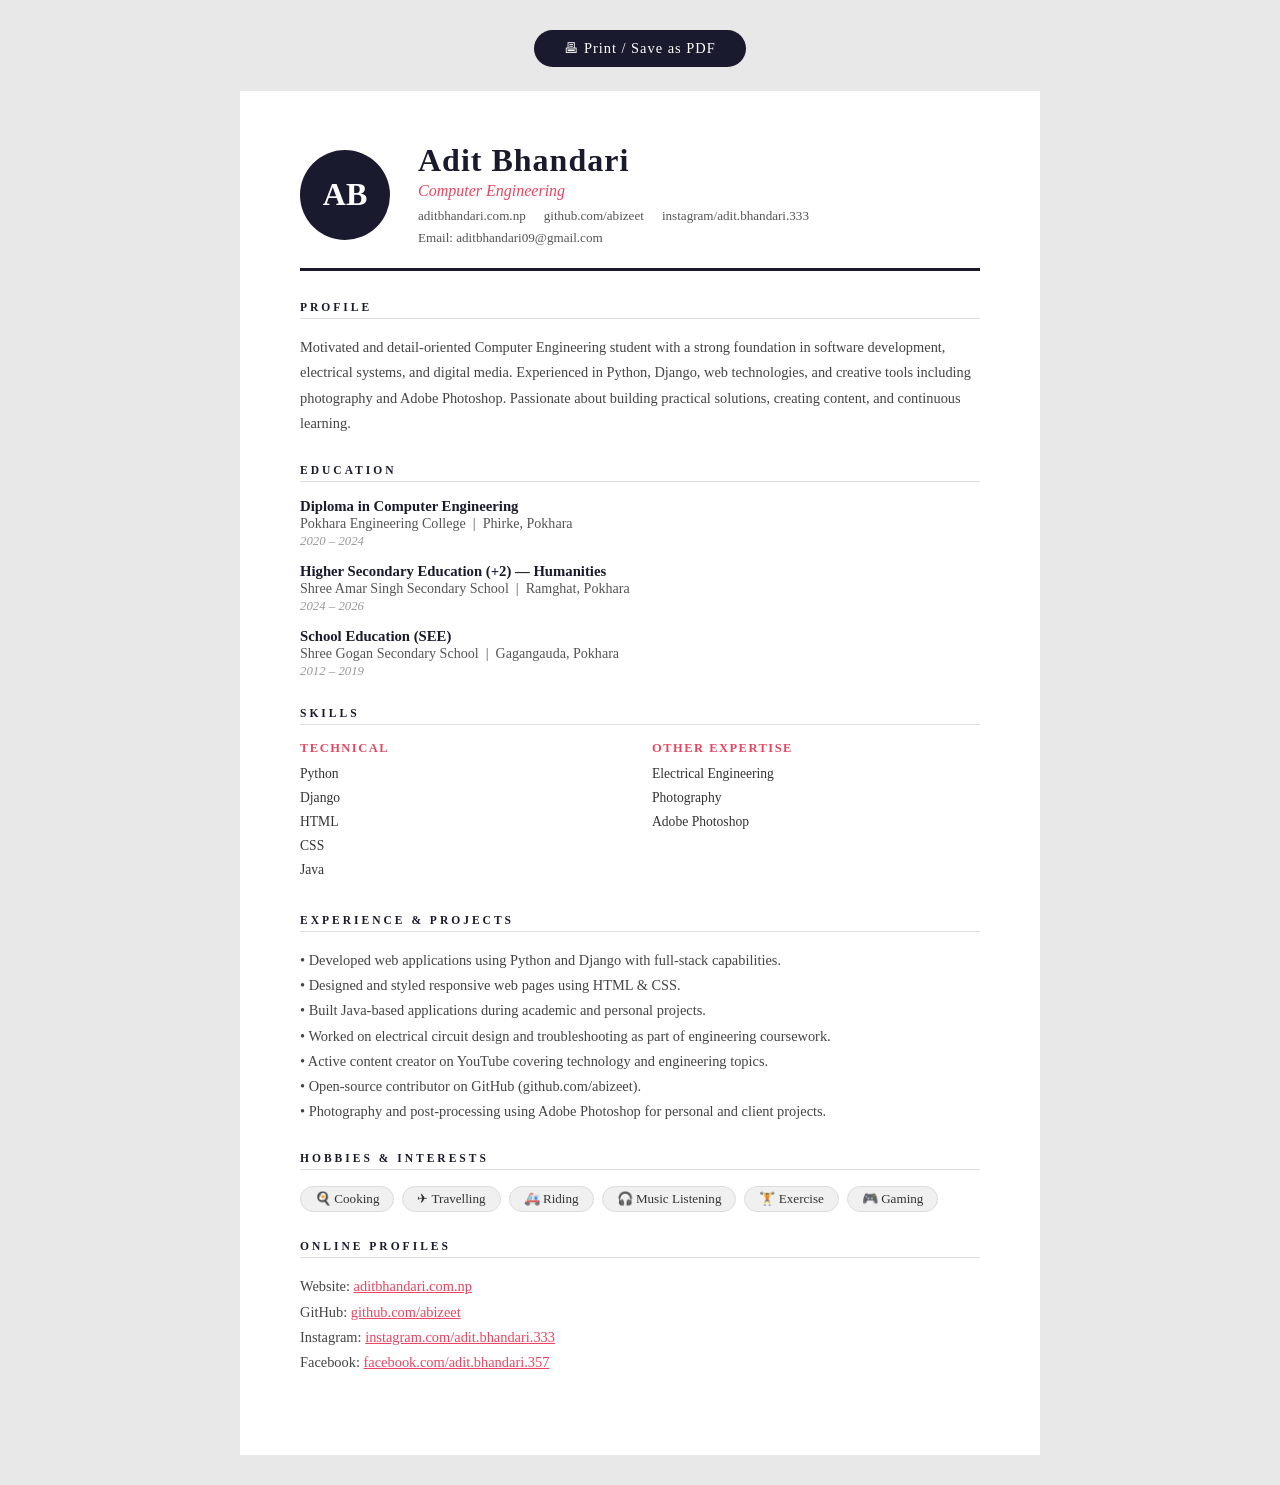
<file: cv.html>
<!DOCTYPE html>
<html lang="en">
  <head>
    <meta charset="utf-8" />
    <meta name="viewport" content="width=device-width, initial-scale=1" />
    <title>CV – Adit Bhandari</title>
    <style>
      * { box-sizing: border-box; margin: 0; padding: 0; }
      body {
        font-family: 'Georgia', serif;
        background: #e8e8e8;
        padding: 30px 10px;
        color: #222;
      }
      .page {
        max-width: 800px;
        margin: 0 auto;
        background: #fff;
        padding: 52px 60px;
        min-height: 1100px;
      }

      /* ── TOP HEADER ── */
      .cv-header { border-bottom: 3px solid #1a1a2e; padding-bottom: 22px; margin-bottom: 30px; display: flex; align-items: center; gap: 28px; }
      .cv-avatar { width: 90px; height: 90px; border-radius: 50%; object-fit: cover; border: 3px solid #1a1a2e; flex-shrink: 0; }
      .cv-avatar-placeholder { width: 90px; height: 90px; border-radius: 50%; background: #1a1a2e; display: flex; align-items: center; justify-content: center; font-size: 2rem; color: white; font-weight: bold; flex-shrink: 0; }
      .cv-name { font-size: 2rem; font-weight: bold; letter-spacing: 1px; color: #1a1a2e; line-height: 1.1; }
      .cv-title { font-size: 1rem; color: #e94560; font-style: italic; margin-top: 4px; }
      .cv-contacts { margin-top: 8px; font-size: 0.82rem; color: #555; display: flex; flex-wrap: wrap; gap: 6px 18px; }
      .cv-contacts a { color: #555; text-decoration: none; }
      .cv-contacts a:hover { color: #e94560; }

      /* ── SECTION ── */
      .cv-section { margin-bottom: 28px; }
      .cv-section-title {
        font-size: 0.72rem;
        font-weight: bold;
        text-transform: uppercase;
        letter-spacing: 3px;
        color: #1a1a2e;
        border-bottom: 1px solid #ddd;
        padding-bottom: 5px;
        margin-bottom: 16px;
      }
      .cv-body { font-size: 0.9rem; color: #444; line-height: 1.75; }

      /* ── EDUCATION ENTRY ── */
      .edu-entry { margin-bottom: 14px; }
      .edu-entry .degree { font-weight: bold; color: #1a1a2e; font-size: 0.92rem; }
      .edu-entry .school { color: #555; font-size: 0.88rem; }
      .edu-entry .year { font-size: 0.8rem; color: #999; font-style: italic; margin-top: 2px; }

      /* ── SKILLS TABLE ── */
      .skills-cols { display: grid; grid-template-columns: 1fr 1fr; gap: 24px; }
      .skill-group-label { font-size: 0.78rem; font-weight: bold; color: #e94560; text-transform: uppercase; letter-spacing: 1.5px; margin-bottom: 10px; }
      .skill-row { display: flex; align-items: center; justify-content: space-between; margin-bottom: 8px; }
      .skill-name { font-size: 0.85rem; color: #333; }
      .skill-bar-outer { width: 130px; height: 5px; background: #e9ecef; border-radius: 999px; overflow: hidden; }
      .skill-bar-inner { height: 100%; border-radius: 999px; background: #1a1a2e; }

      /* ── HOBBIES ── */
      .hobby-tags { display: flex; flex-wrap: wrap; gap: 8px; }
      .hobby-tag {
        background: #f0f0f0;
        border: 1px solid #ddd;
        border-radius: 50px;
        padding: 4px 14px;
        font-size: 0.82rem;
        color: #333;
      }

      /* ── PRINT ── */
      .print-btn {
        display: block;
        width: fit-content;
        margin: 0 auto 24px;
        padding: 10px 30px;
        background: #1a1a2e;
        color: white;
        border: none;
        border-radius: 50px;
        font-size: 0.9rem;
        cursor: pointer;
        font-family: Georgia, serif;
        letter-spacing: 1px;
      }
      @media print {
        body { background: white; padding: 0; }
        .page { padding: 30px 40px; box-shadow: none; }
        .print-btn { display: none; }
      }
    </style>
  </head>
  <body>

    <button class="print-btn" onclick="window.print()">&#128438; Print / Save as PDF</button>

    <div class="page">

      <!-- HEADER -->
      <div class="cv-header">
        <div class="cv-avatar-placeholder">AB</div>
        <div>
          <div class="cv-name">Adit Bhandari</div>
          <div class="cv-title"> Computer Engineering</div>
          <div class="cv-contacts">
            <a href="https://aditbhandari.com.np">aditbhandari.com.np</a>
            <a href="https://github.com/abizeet">github.com/abizeet</a>
            <a href="https://www.instagram.com/adit.bhandari.333">instagram/adit.bhandari.333 <i class="fab fa-instagram"></i></a>
            <span> Email: aditbhandari09@gmail.com </span>
          </div>
        </div>
      </div>

      <!-- PROFILE -->
      <div class="cv-section">
        <div class="cv-section-title">Profile</div>
        <p class="cv-body">
          Motivated and detail-oriented Computer Engineering student with a strong foundation in software development, electrical systems, and digital media. Experienced in Python, Django, web technologies, and creative tools including photography and Adobe Photoshop. Passionate about building practical solutions, creating content, and continuous learning.
        </p>
      </div>

      <!-- EDUCATION -->
      <div class="cv-section">
        <div class="cv-section-title">Education</div>

        <div class="edu-entry">
          <div class="degree">Diploma in Computer Engineering</div>
          <div class="school">Pokhara Engineering College &nbsp;|&nbsp; Phirke, Pokhara</div>
          <div class="year">2020 – 2024</div>
        </div>

        <div class="edu-entry">
          <div class="degree">Higher Secondary Education (+2) — Humanities</div>
          <div class="school">Shree Amar Singh Secondary School &nbsp;|&nbsp; Ramghat, Pokhara</div>
          <div class="year">2024 – 2026</div>
        </div>

        <div class="edu-entry">
          <div class="degree">School Education (SEE)</div>
          <div class="school">Shree Gogan Secondary School &nbsp;|&nbsp; Gagangauda, Pokhara</div>
          <div class="year">2012 – 2019</div>
        </div>
      </div>

      <!-- SKILLS -->
      <div class="cv-section">
        <div class="cv-section-title">Skills</div>
        <div class="skills-cols">

          <div>
            <div class="skill-group-label">Technical</div>

            <div class="skill-row">
              <span class="skill-name">Python</span>
              
            </div>
            <div class="skill-row">
              <span class="skill-name">Django</span>
              
            </div>
            <div class="skill-row">
              <span class="skill-name">HTML</span>
              
            </div>
            <div class="skill-row">
              <span class="skill-name">CSS</span>
             
            </div>
            <div class="skill-row">
              <span class="skill-name">Java</span>
              
            </div>
          </div>

          <div>
            <div class="skill-group-label">Other Expertise</div>

            <div class="skill-row">
              <span class="skill-name">Electrical Engineering</span>
              
            </div>
            <div class="skill-row">
              <span class="skill-name">Photography</span>
              
            </div>
            <div class="skill-row">
              <span class="skill-name">Adobe Photoshop</span>
              
            </div>
          </div>

        </div>
      </div>

      <!-- PROJECTS / EXPERIENCE -->
      <div class="cv-section">
        <div class="cv-section-title">Experience &amp; Projects</div>
        <p class="cv-body">
          &bull; Developed web applications using Python and Django with full-stack capabilities.<br/>
          &bull; Designed and styled responsive web pages using HTML &amp; CSS.<br/>
          &bull; Built Java-based applications during academic and personal projects.<br/>
          &bull; Worked on electrical circuit design and troubleshooting as part of engineering coursework.<br/>
          &bull; Active content creator on YouTube covering technology and engineering topics.<br/>
          &bull; Open-source contributor on GitHub (github.com/abizeet).<br/>
          &bull; Photography and post-processing using Adobe Photoshop for personal and client projects.
        </p>
      </div>

      <!-- HOBBIES -->
      <div class="cv-section">
        <div class="cv-section-title">Hobbies &amp; Interests</div>
        <div class="hobby-tags">
          <span class="hobby-tag">&#127859; Cooking</span>
          <span class="hobby-tag">&#9992; Travelling</span>
          <span class="hobby-tag">&#128657; Riding</span>
          <span class="hobby-tag">&#127911; Music Listening</span>
          <span class="hobby-tag">&#127947; Exercise</span>
          <span class="hobby-tag">&#127918; Gaming</span>
        </div>
      </div>

      <!-- LINKS -->
      <div class="cv-section">
        <div class="cv-section-title">Online Profiles</div>
        <p class="cv-body">
          Website: <a href="https://aditbhandari.com.np" style="color:#e94560">aditbhandari.com.np</a><br/>
          GitHub: <a href="https://github.com/abizeet" style="color:#e94560">github.com/abizeet</a><br/>
          Instagram: <a href="https://www.instagram.com/adit.bhandari.333" style="color:#e94560">instagram.com/adit.bhandari.333</a><br/>
          Facebook: <a href="https://www.facebook.com/adit.bhandari.357" style="color:#e94560">facebook.com/adit.bhandari.357</a>
        </p>
      </div>

    </div>
  </body>
</html>
</file>
